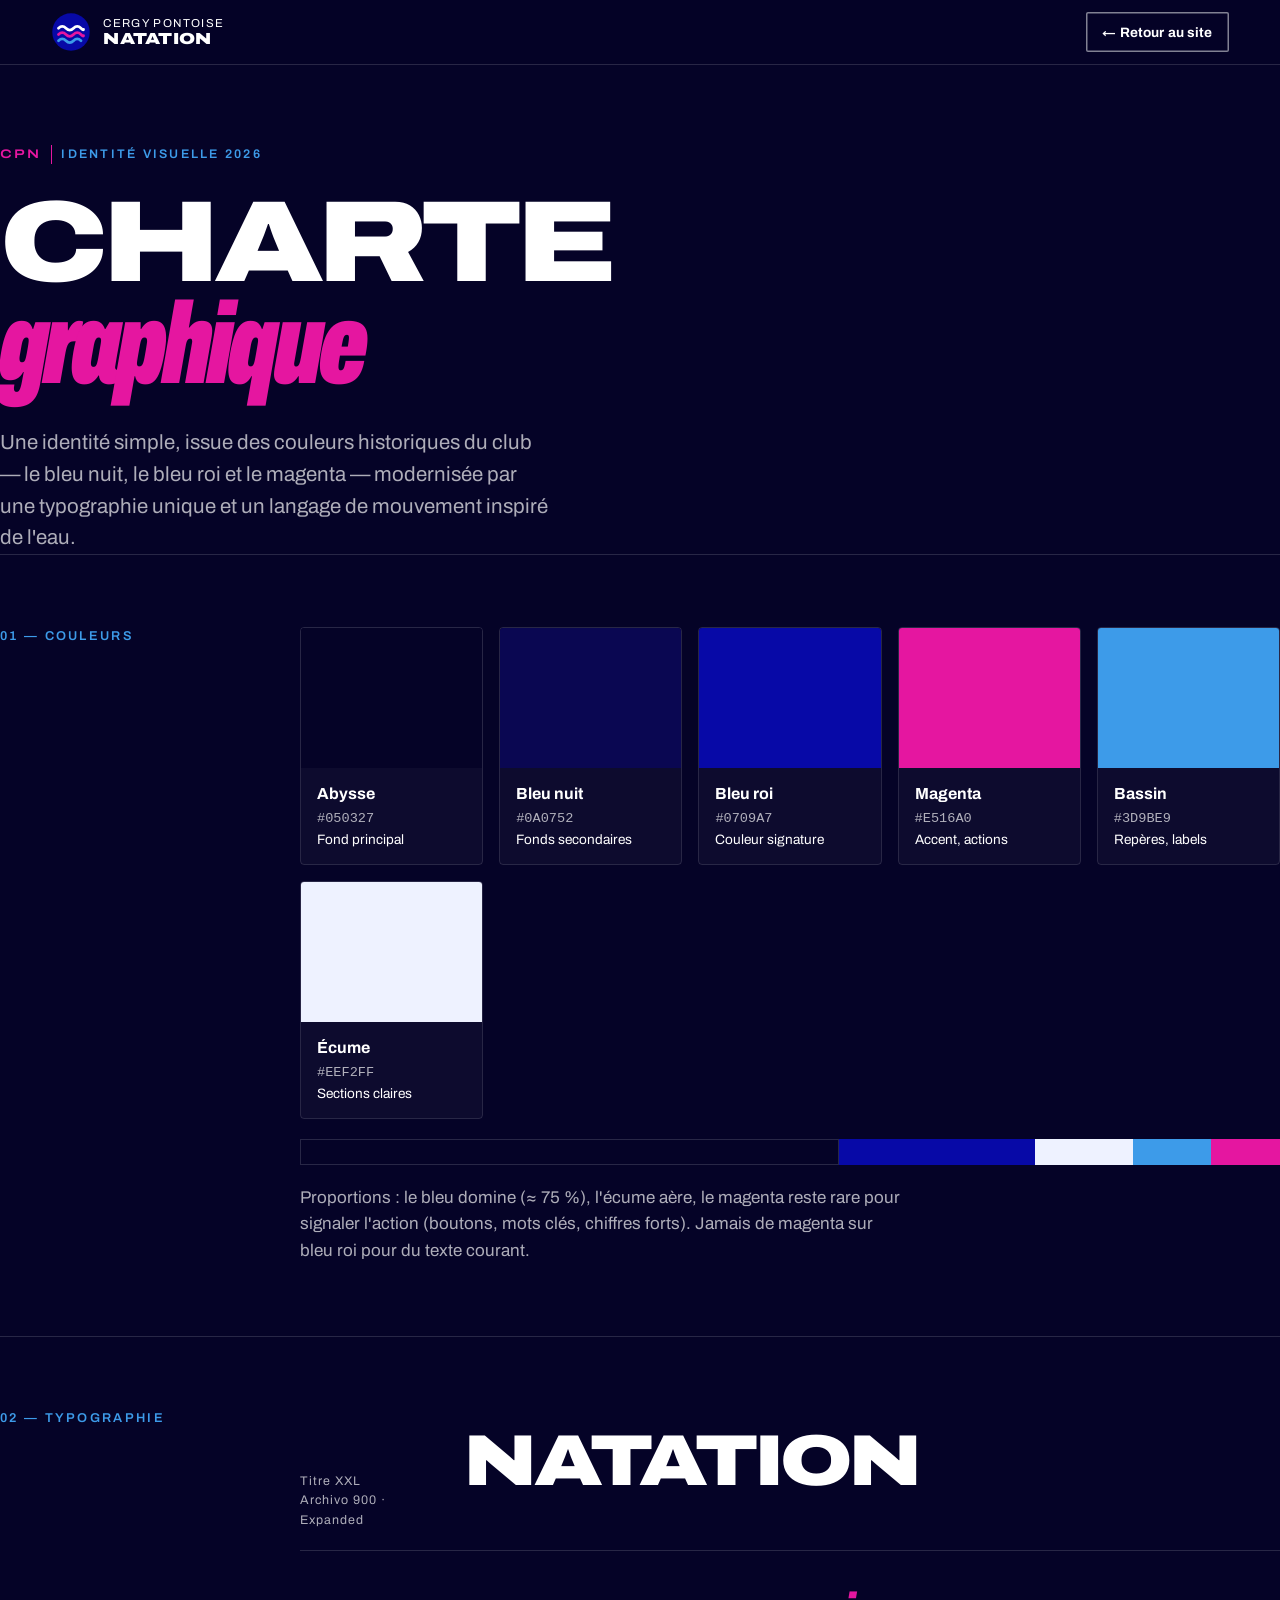
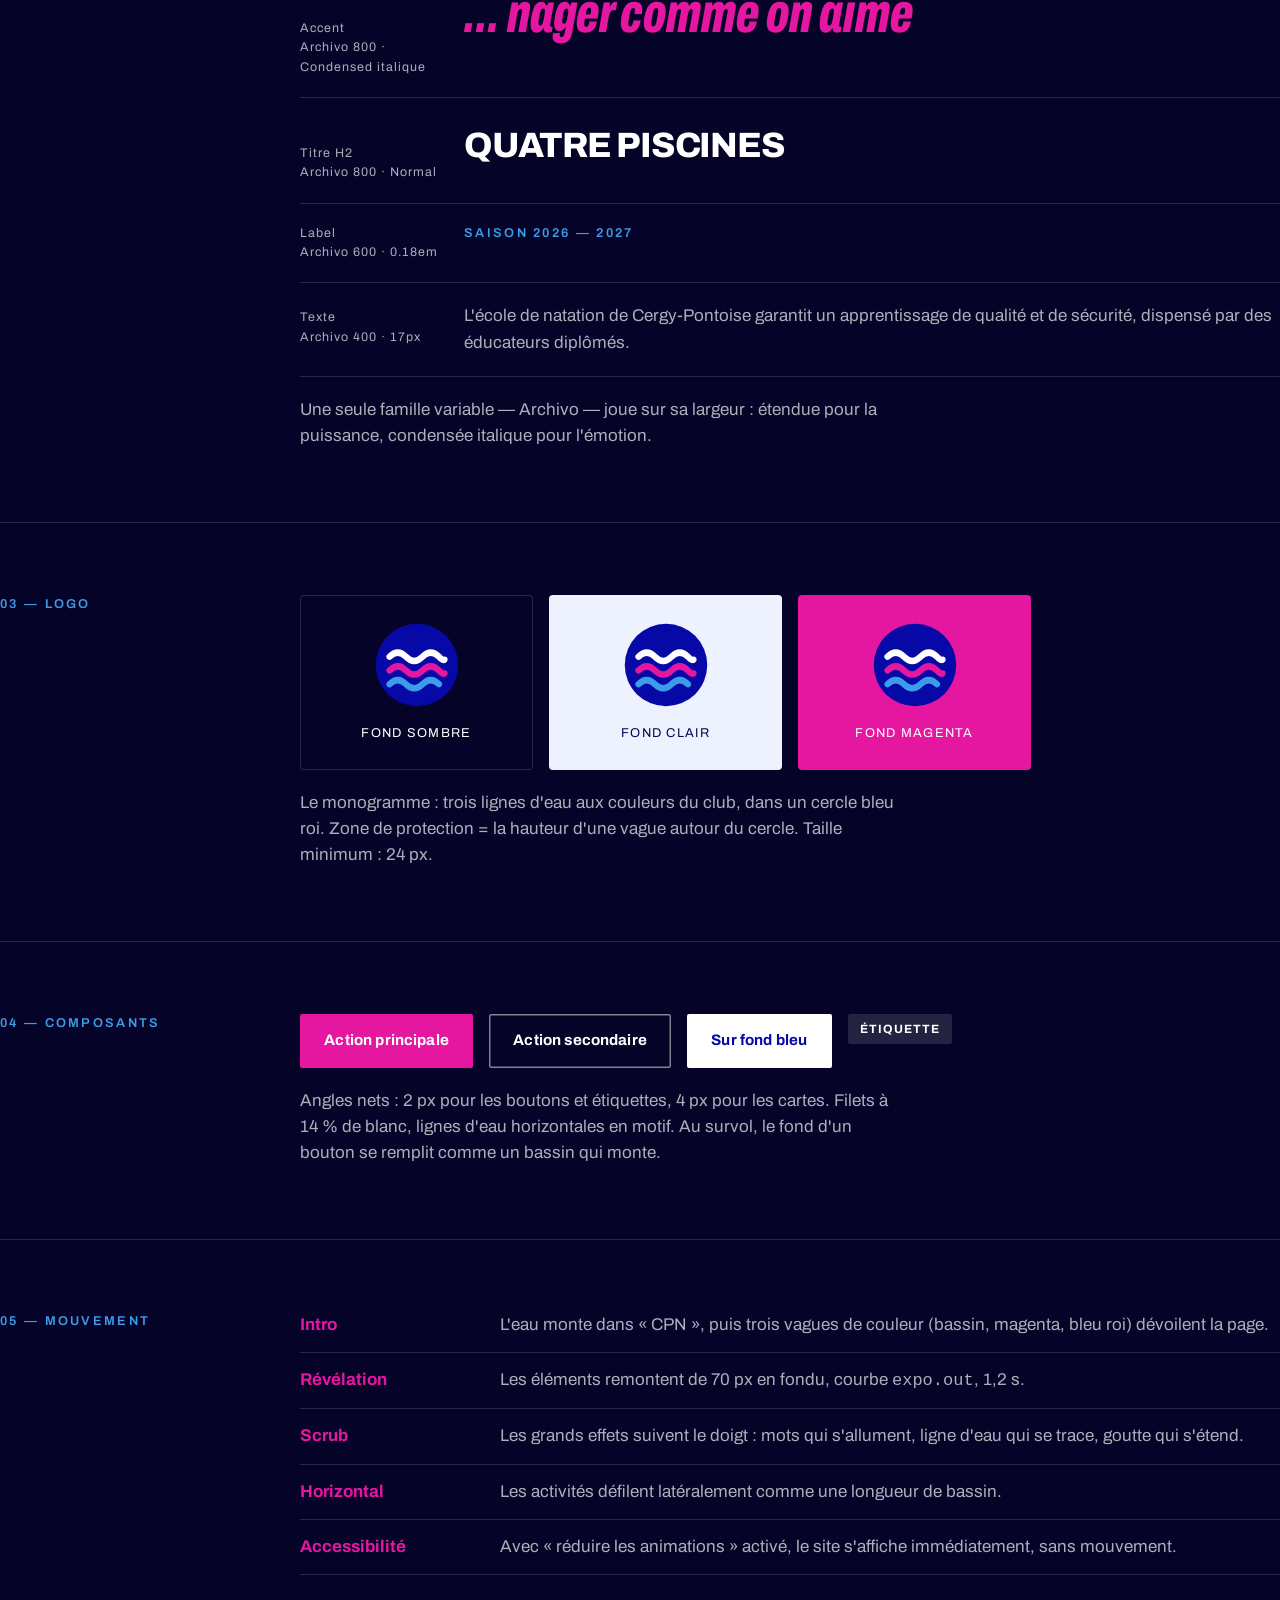
<file: charte.html>
<!doctype html>
<html lang="fr">
<head>
  <meta charset="utf-8">
  <meta name="viewport" content="width=device-width, initial-scale=1">
  <title>Charte graphique — Cergy Pontoise Natation</title>
  <meta name="theme-color" content="#06043A">
  <link rel="icon" href="assets/img/logo.svg" type="image/svg+xml">
  <link rel="preconnect" href="https://fonts.googleapis.com">
  <link rel="preconnect" href="https://fonts.gstatic.com" crossorigin>
  <link href="https://fonts.googleapis.com/css2?family=Archivo:ital,wdth,wght@0,62..125,400..900;1,62..125,400..900&display=swap" rel="stylesheet">
  <link rel="stylesheet" href="assets/css/style.css">
  <style>
    .guide { padding: 140px 0 120px; }
    .guide section { padding: 72px 0; border-top: 1px solid var(--line); display: grid; grid-template-columns: 260px 1fr; gap: 40px; }
    .guide section > h2 { font-size: .8rem; font-weight: 600; letter-spacing: .18em; text-transform: uppercase; color: var(--sky); }
    .guide__title { font-size: clamp(3rem, 9vw, 8rem); font-weight: 900; font-variation-settings: "wdth" 125; line-height: .88; letter-spacing: -.045em; text-transform: uppercase; margin-bottom: 32px; }
    .guide__title em { color: var(--pink); font-variation-settings: "wdth" 62; text-transform: none; }
    .note { color: var(--text-dim); max-width: 60ch; margin-top: 20px; }

    .swatches { display: grid; grid-template-columns: repeat(auto-fill, minmax(170px, 1fr)); gap: 16px; }
    .swatch { border-radius: 4px; overflow: hidden; border: 1px solid var(--line); }
    .swatch__c { height: 140px; }
    .swatch__t { padding: 14px 16px; font-size: .85rem; background: rgba(255,255,255,.03); }
    .swatch__t b { display: block; font-size: 1rem; }
    .swatch__t code { color: var(--text-dim); }
    .ratio { display: flex; height: 26px; overflow: hidden; margin-top: 20px; }

    .type-row { display: grid; grid-template-columns: 140px 1fr; gap: 24px; align-items: baseline; padding: 20px 0; border-bottom: 1px solid var(--line); }
    .type-row small { color: var(--text-dim); font-size: .78rem; letter-spacing: .08em; }

    .logos { display: grid; grid-template-columns: repeat(auto-fill, minmax(220px, 1fr)); gap: 16px; }
    .logo-tile { aspect-ratio: 4/3; border-radius: 4px; display: grid; place-items: center; gap: 12px; padding: 24px; }
    .logo-tile img { width: 88px; }
    .logo-tile span { font-size: .8rem; letter-spacing: .1em; text-transform: uppercase; }

    .components { display: flex; flex-wrap: wrap; gap: 16px; align-items: center; }
    .motion-list { list-style: none; padding: 0; margin: 0; display: grid; gap: 14px; }
    .motion-list li { display: grid; grid-template-columns: 180px 1fr; gap: 20px; padding-bottom: 14px; border-bottom: 1px solid var(--line); }
    .motion-list b { color: var(--pink); }
    .motion-list span { color: var(--text-dim); }

    @media (max-width: 760px) {
      .guide section { grid-template-columns: 1fr; gap: 24px; }
      .type-row, .motion-list li { grid-template-columns: 1fr; gap: 6px; }
    }
  </style>
</head>
<body>
  <header class="header is-scrolled">
    <a class="brand" href="index.html" aria-label="Retour au site">
      <img src="assets/img/logo.svg" alt="" width="40" height="40">
      <span class="brand__text">Cergy Pontoise<br><b>Natation</b></span>
    </a>
    <a class="btn btn--ghost btn--sm" href="index.html">← Retour au site</a>
  </header>

  <main class="guide container">
    <p class="eyebrow"><span class="num">CPN</span>Identité visuelle 2026</p>
    <h1 class="guide__title">Charte<br><em>graphique</em></h1>
    <p class="lead">Une identité simple, issue des couleurs historiques du club — le bleu nuit, le bleu roi et le magenta — modernisée par une typographie unique et un langage de mouvement inspiré de l'eau.</p>

    <section>
      <h2>01 — Couleurs</h2>
      <div>
        <div class="swatches">
          <div class="swatch"><div class="swatch__c" style="background:#050327"></div><div class="swatch__t"><b>Abysse</b><code>#050327</code><br>Fond principal</div></div>
          <div class="swatch"><div class="swatch__c" style="background:#0A0752"></div><div class="swatch__t"><b>Bleu nuit</b><code>#0A0752</code><br>Fonds secondaires</div></div>
          <div class="swatch"><div class="swatch__c" style="background:#0709A7"></div><div class="swatch__t"><b>Bleu roi</b><code>#0709A7</code><br>Couleur signature</div></div>
          <div class="swatch"><div class="swatch__c" style="background:#E516A0"></div><div class="swatch__t"><b>Magenta</b><code>#E516A0</code><br>Accent, actions</div></div>
          <div class="swatch"><div class="swatch__c" style="background:#3D9BE9"></div><div class="swatch__t"><b>Bassin</b><code>#3D9BE9</code><br>Repères, labels</div></div>
          <div class="swatch"><div class="swatch__c" style="background:#EEF2FF"></div><div class="swatch__t"><b>Écume</b><code>#EEF2FF</code><br>Sections claires</div></div>
        </div>
        <div class="ratio" aria-label="Proportions d'usage">
          <span style="flex:55;background:#050327;box-shadow:inset 0 0 0 1px rgba(255,255,255,.14)"></span>
          <span style="flex:20;background:#0709A7"></span>
          <span style="flex:10;background:#EEF2FF"></span>
          <span style="flex:8;background:#3D9BE9"></span>
          <span style="flex:7;background:#E516A0"></span>
        </div>
        <p class="note">Proportions : le bleu domine (≈ 75 %), l'écume aère, le magenta reste rare pour signaler l'action (boutons, mots clés, chiffres forts). Jamais de magenta sur bleu roi pour du texte courant.</p>
      </div>
    </section>

    <section>
      <h2>02 — Typographie</h2>
      <div>
        <div class="type-row"><small>Titre XXL<br>Archivo 900 · Expanded</small><span style="font-size:clamp(2.6rem,6vw,4.5rem);font-weight:900;font-variation-settings:'wdth' 125;letter-spacing:-.045em;line-height:.9;text-transform:uppercase">Natation</span></div>
        <div class="type-row"><small>Accent<br>Archivo 800 · Condensed italique</small><span style="font-size:clamp(2rem,5vw,3.5rem);font-weight:800;font-style:italic;font-variation-settings:'wdth' 62;color:var(--pink)">… nager comme on aime</span></div>
        <div class="type-row"><small>Titre H2<br>Archivo 800 · Normal</small><span style="font-size:2.2rem;font-weight:800;letter-spacing:-.035em;text-transform:uppercase">Quatre piscines</span></div>
        <div class="type-row"><small>Label<br>Archivo 600 · 0.18em</small><span style="font-size:.8rem;font-weight:600;letter-spacing:.18em;text-transform:uppercase;color:var(--sky)">Saison 2026 — 2027</span></div>
        <div class="type-row"><small>Texte<br>Archivo 400 · 17px</small><span style="color:var(--text-dim)">L'école de natation de Cergy-Pontoise garantit un apprentissage de qualité et de sécurité, dispensé par des éducateurs diplômés.</span></div>
        <p class="note">Une seule famille variable — Archivo — joue sur sa largeur : étendue pour la puissance, condensée italique pour l'émotion.</p>
      </div>
    </section>

    <section>
      <h2>03 — Logo</h2>
      <div>
        <div class="logos">
          <div class="logo-tile" style="background:#050327;box-shadow:inset 0 0 0 1px rgba(255,255,255,.14)"><img src="assets/img/logo.svg" alt="Monogramme CPN sur fond sombre"><span>Fond sombre</span></div>
          <div class="logo-tile" style="background:#EEF2FF;color:#0A0752"><img src="assets/img/logo.svg" alt="Monogramme CPN sur fond clair"><span>Fond clair</span></div>
          <div class="logo-tile" style="background:#E516A0"><img src="assets/img/logo.svg" alt="Monogramme CPN sur magenta"><span>Fond magenta</span></div>
        </div>
        <p class="note">Le monogramme : trois lignes d'eau aux couleurs du club, dans un cercle bleu roi. Zone de protection = la hauteur d'une vague autour du cercle. Taille minimum : 24 px.</p>
      </div>
    </section>

    <section>
      <h2>04 — Composants</h2>
      <div>
        <div class="components">
          <a class="btn btn--pink" href="#">Action principale</a>
          <a class="btn btn--ghost" href="#">Action secondaire</a>
          <a class="btn btn--light" href="#">Sur fond bleu</a>
          <span class="tag" style="background:rgba(255,255,255,.12)">Étiquette</span>
        </div>
        <p class="note">Angles nets : 2 px pour les boutons et étiquettes, 4 px pour les cartes. Filets à 14 % de blanc, lignes d'eau horizontales en motif. Au survol, le fond d'un bouton se remplit comme un bassin qui monte.</p>
      </div>
    </section>

    <section>
      <h2>05 — Mouvement</h2>
      <div>
        <ul class="motion-list">
          <li><b>Intro</b><span>L'eau monte dans « CPN », puis trois vagues de couleur (bassin, magenta, bleu roi) dévoilent la page.</span></li>
          <li><b>Révélation</b><span>Les éléments remontent de 70 px en fondu, courbe <code>expo.out</code>, 1,2 s.</span></li>
          <li><b>Scrub</b><span>Les grands effets suivent le doigt : mots qui s'allument, ligne d'eau qui se trace, goutte qui s'étend.</span></li>
          <li><b>Horizontal</b><span>Les activités défilent latéralement comme une longueur de bassin.</span></li>
          <li><b>Accessibilité</b><span>Avec « réduire les animations » activé, le site s'affiche immédiatement, sans mouvement.</span></li>
        </ul>
      </div>
    </section>
  </main>
</body>
</html>
</file>
<file: assets/css/style.css>
/* ==========================================================
   Cergy Pontoise Natation — feuille de styles
   Charte : voir charte.html
   ========================================================== */

:root {
  /* Couleurs de la charte */
  --abyss: #050327;      /* fond profond */
  --navy: #0A0752;       /* bleu nuit CPN */
  --blue: #0709A7;       /* bleu roi CPN */
  --sky: #3D9BE9;        /* bleu bassin */
  --pink: #E516A0;       /* magenta CPN */
  --foam: #EEF2FF;       /* écume, fond clair */
  --white: #FFFFFF;

  --text: var(--white);
  --text-dim: rgba(255, 255, 255, .68);
  --line: rgba(255, 255, 255, .14);

  /* Typographie */
  --font: "Archivo", system-ui, -apple-system, "Segoe UI", sans-serif;
  --fs-hero: clamp(3.4rem, 13vw, 12.5rem);
  --fs-h2: clamp(2.4rem, 6.2vw, 5.6rem);
  --fs-lead: clamp(1.1rem, 1.6vw, 1.35rem);

  /* Rythme */
  --gutter: clamp(16px, 4vw, 56px);
  --radius: 4px;
  --ease: cubic-bezier(.22, 1, .36, 1);
}

*, *::before, *::after { box-sizing: border-box; }
html { -webkit-text-size-adjust: 100%; overflow-x: clip; }
html.lenis, html.lenis body { height: auto; }
.lenis.lenis-smooth { scroll-behavior: auto !important; }

body {
  margin: 0;
  font-family: var(--font);
  font-size: 17px;
  line-height: 1.55;
  color: var(--text);
  background: var(--abyss);
  overflow-x: clip;
  -webkit-font-smoothing: antialiased;
}
body.is-loading { overflow: hidden; }

img { max-width: 100%; display: block; }
a { color: inherit; text-decoration: none; }
h1, h2, h3, p { margin: 0; }
em { font-style: italic; }

.container { width: 100%; max-width: 1320px; margin: 0 auto; padding: 0 var(--gutter); }
.section { position: relative; padding: clamp(96px, 14vw, 180px) 0; }

/* ---------- Éléments communs ---------- */
.eyebrow {
  display: inline-flex; align-items: center; gap: .75em;
  font-size: .78rem; font-weight: 600; letter-spacing: .18em; text-transform: uppercase;
  color: var(--sky);
  margin-bottom: 28px;
}
.eyebrow .num {
  font-variation-settings: "wdth" 125;
  color: var(--pink);
  padding-right: .75em; border-right: 1px solid currentColor;
}
.eyebrow--light { color: rgba(255,255,255,.8); }

.h2 {
  font-size: var(--fs-h2);
  font-weight: 800;
  font-variation-settings: "wdth" 100;
  line-height: .95;
  letter-spacing: -.035em;
  text-transform: uppercase;
  max-width: 14ch;
}
.h2 em, .signup__title em, .footer__claim em {
  font-weight: 800;
  font-variation-settings: "wdth" 62;
  color: var(--pink);
  text-transform: none;
  letter-spacing: -.02em;
}
.lead { font-size: var(--fs-lead); color: var(--text-dim); max-width: 46ch; }

.btn {
  --bg: var(--pink); --fg: var(--white);
  position: relative; overflow: hidden; isolation: isolate;
  display: inline-flex; align-items: center; gap: .6em;
  padding: 1em 1.6em;
  border-radius: 2px;
  font-weight: 700; font-size: .95rem; letter-spacing: .01em;
  background: var(--bg); color: var(--fg);
  transition: color .4s var(--ease), transform .4s var(--ease);
  will-change: transform;
}
.btn::after {
  content: ""; position: absolute; inset: 0; z-index: -1;
  background: var(--white);
  transform: translateY(101%);
  transition: transform .5s var(--ease);
}
.btn:hover::after { transform: translateY(0); }
.btn:hover { color: var(--blue); }
.btn--pink { --bg: var(--pink); }
.btn--ghost { --bg: transparent; box-shadow: inset 0 0 0 1.5px rgba(255,255,255,.5); }
.btn--light { --bg: var(--white); --fg: var(--blue); }
.btn--light::after { background: var(--pink); }
.btn--light:hover { color: var(--white); }
.btn--white { --bg: var(--white); --fg: var(--blue); }
.btn--white::after { background: var(--abyss); }
.btn--white:hover { color: var(--white); }
.btn--sm { padding: .7em 1.2em; font-size: .85rem; }
.btn--xl { padding: 1.25em 2.1em; font-size: clamp(1rem, 1.6vw, 1.2rem); }
.btn:focus-visible, a:focus-visible, button:focus-visible { outline: 2px solid var(--sky); outline-offset: 3px; }

/* ==========================================================
   LOADER
   ========================================================== */
.loader {
  position: fixed; inset: 0; z-index: 100;
  display: grid; place-items: center;
  background: var(--abyss);
}
.loader__word {
  position: relative; z-index: 2;
  font-size: clamp(5rem, 22vw, 16rem);
  font-weight: 900; font-variation-settings: "wdth" 125;
  line-height: 1; letter-spacing: -.04em;
}
.loader__outline { color: transparent; -webkit-text-stroke: 2px rgba(255,255,255,.25); }
.loader__fill {
  position: absolute; inset: 0;
  color: var(--white);
  background: linear-gradient(var(--sky), var(--blue));
  -webkit-background-clip: text; background-clip: text; color: transparent;
  clip-path: inset(100% 0 0 0);
}
.loader__count {
  position: absolute; z-index: 2; bottom: var(--gutter); right: var(--gutter);
  font-size: .85rem; letter-spacing: .2em; color: var(--text-dim);
  font-variant-numeric: tabular-nums;
}
.loader__panel { position: absolute; inset: 0; transform: translateY(100%); }
.loader__panel--1 { background: var(--sky); }
.loader__panel--2 { background: var(--pink); }
.loader__panel--3 { background: var(--blue); }

/* ==========================================================
   HEADER & MENU
   ========================================================== */
.header {
  position: fixed; z-index: 50; top: 0; left: 0; right: 0;
  display: flex; align-items: center; gap: 24px;
  padding: 18px var(--gutter);
  transition: background .4s, padding .4s, transform .5s var(--ease);
}
.header.is-scrolled {
  background: rgba(5, 3, 39, .72);
  backdrop-filter: blur(14px); -webkit-backdrop-filter: blur(14px);
  padding-top: 12px; padding-bottom: 12px;
  border-bottom: 1px solid var(--line);
}
.header.is-hidden { transform: translateY(-100%); }
.brand { display: flex; align-items: center; gap: 12px; margin-right: auto; }
.brand img { width: 40px; height: 40px; transition: transform .8s var(--ease); }
.brand:hover img { transform: rotate(-360deg); }
.brand__text { font-size: .72rem; line-height: 1.1; text-transform: uppercase; letter-spacing: .12em; }
.brand__text b { font-size: 1rem; font-weight: 900; font-variation-settings: "wdth" 125; letter-spacing: .02em; }

.nav { display: flex; gap: 6px; }
.nav a {
  position: relative; padding: 8px 14px; font-size: .9rem; font-weight: 500; border-radius: 2px;
  transition: background .3s;
}
.nav a:hover { background: rgba(255,255,255,.08); }
.nav a.is-active { background: rgba(255,255,255,.12); }

.burger { display: none; width: 44px; height: 44px; border: 0; border-radius: 2px; background: var(--white); cursor: pointer; position: relative; z-index: 60; }
.burger span { position: absolute; left: 13px; right: 13px; height: 2px; background: var(--blue); transition: transform .4s var(--ease), top .4s var(--ease); }
.burger span:first-child { top: 18px; }
.burger span:last-child { top: 25px; }
.menu-open .burger span:first-child { top: 21px; transform: rotate(45deg); }
.menu-open .burger span:last-child { top: 21px; transform: rotate(-45deg); }

.menu {
  position: fixed; inset: 0; z-index: 45;
  display: flex; flex-direction: column; justify-content: center; gap: 40px;
  padding: 96px var(--gutter) var(--gutter);
  background: var(--blue);
  clip-path: circle(0% at calc(100% - 40px) 40px);
  transition: clip-path .8s var(--ease);
  visibility: hidden;
}
.menu-open .menu { clip-path: circle(150% at calc(100% - 40px) 40px); visibility: visible; }
.menu__nav { display: flex; flex-direction: column; }
.menu__nav a {
  display: flex; align-items: baseline; gap: 14px;
  font-size: clamp(2.2rem, 10vw, 4rem); font-weight: 800; text-transform: uppercase; letter-spacing: -.03em; line-height: 1.15;
}
.menu__nav small { font-size: .8rem; color: var(--pink); letter-spacing: .1em; }
.menu .btn { align-self: flex-start; }

/* ==========================================================
   HERO
   ========================================================== */
.hero {
  position: relative; min-height: 100svh;
  display: flex; align-items: flex-end;
  padding: 140px 0 clamp(120px, 16vw, 200px);
  overflow: hidden;
}
.hero__media { position: absolute; inset: 0; overflow: hidden; }
.hero__img {
  width: 100%; height: 100%; object-fit: cover; object-position: 60% 30%;
  transform-origin: 60% 40%;
}
.hero__shade {
  position: absolute; inset: 0;
  background:
    linear-gradient(90deg, rgba(5,3,39,.92) 0%, rgba(5,3,39,.55) 45%, rgba(5,3,39,.1) 100%),
    linear-gradient(0deg, var(--abyss) 0%, rgba(5,3,39,0) 45%);
}
.hero__content { position: relative; z-index: 2; width: 100%; max-width: 1320px; margin: 0 auto; padding: 0 var(--gutter); }
.hero__title {
  font-size: var(--fs-hero);
  font-weight: 900; font-variation-settings: "wdth" 125;
  line-height: .86; letter-spacing: -.045em; text-transform: uppercase;
  margin-bottom: 28px;
}
.hero__title .line { display: block; overflow: hidden; padding-bottom: .04em; }
.hero__title .word { display: inline-block; }
.hero__title .line--pink { color: var(--pink); }
.hero__tagline {
  font-size: clamp(1.4rem, 3vw, 2.4rem);
  font-style: italic; font-weight: 700; font-variation-settings: "wdth" 70;
  color: var(--white);
  margin-bottom: 36px;
}
.hero__actions { display: flex; flex-wrap: wrap; gap: 12px; }

.hero__scroll {
  position: absolute; z-index: 3; right: var(--gutter); bottom: clamp(120px, 14vw, 180px);
  display: flex; flex-direction: column; align-items: center; gap: 12px;
  font-size: .7rem; letter-spacing: .25em; text-transform: uppercase; color: var(--text-dim);
  writing-mode: vertical-rl;
}
.hero__scroll i { position: relative; width: 1px; height: 70px; background: var(--line); overflow: hidden; }
.hero__scroll i::after { content: ""; position: absolute; left: 0; top: -40%; width: 100%; height: 40%; background: var(--pink); animation: drip 1.8s var(--ease) infinite; }
@keyframes drip { to { top: 100%; } }

.waves { position: absolute; z-index: 1; left: 0; bottom: -2px; width: 200%; height: clamp(80px, 12vw, 180px); }
.wave { animation: swell 9s linear infinite; }
.wave--1 { fill: var(--blue); opacity: .45; animation-duration: 14s; }
.wave--2 { fill: var(--sky); opacity: .25; animation-duration: 10s; animation-direction: reverse; }
.wave--3 { fill: var(--abyss); }
@keyframes swell { to { transform: translateX(-50%); } }

/* ==========================================================
   MARQUEE
   ========================================================== */
.marquee {
  position: relative; z-index: 2;
  background: var(--pink); color: var(--white);
  padding: 18px 0; overflow: hidden;
  transform: rotate(-2deg) scale(1.04);
  margin: -10px 0 0;
}
.marquee__track { display: flex; width: max-content; animation: marquee 32s linear infinite; }
.marquee span, .marquee i {
  font-size: clamp(1.3rem, 3vw, 2.2rem); font-weight: 800; font-variation-settings: "wdth" 125;
  text-transform: uppercase; letter-spacing: -.02em; white-space: nowrap; padding: 0 .55em;
}
.marquee i { font-style: normal; color: var(--navy); font-size: 1rem; align-self: center; }
@keyframes marquee { to { transform: translateX(-50%); } }

/* ==========================================================
   CLUB
   ========================================================== */
.club { overflow: hidden; }
.manifesto {
  font-size: clamp(1.8rem, 4.4vw, 3.9rem);
  font-weight: 700; line-height: 1.12; letter-spacing: -.025em;
  max-width: 22ch;
}
.manifesto .w { opacity: .14; transition: none; }
.stats {
  display: grid; grid-template-columns: repeat(4, minmax(0, 1fr)); gap: 1px;
  margin-top: clamp(64px, 10vw, 140px);
  background: var(--line); border: 1px solid var(--line); border-radius: var(--radius); overflow: hidden;
}
.stat { background: var(--abyss); padding: clamp(24px, 3vw, 44px); display: flex; flex-direction: column; gap: 8px; container-type: inline-size; }
.stat strong {
  font-size: min(5.5rem, 32cqi); line-height: 1; font-weight: 900; font-variation-settings: "wdth" 112;
  letter-spacing: -.04em; color: var(--sky);
  font-variant-numeric: tabular-nums;
}
.stat:nth-child(2) strong { color: var(--pink); }
.stat:nth-child(3) strong { color: var(--white); }
.stat > span { color: var(--text-dim); font-size: .95rem; }

.bubbles { position: absolute; inset: 0; pointer-events: none; z-index: -1; }
.bubble {
  position: absolute; bottom: -40px; border-radius: 50%;
  border: 1px solid rgba(61,155,233,.45);
  background: radial-gradient(circle at 30% 30%, rgba(255,255,255,.25), rgba(61,155,233,.05));
}

/* ==========================================================
   ACTUALITÉS
   ========================================================== */
.news { padding-top: 0; }
.news__head { display: flex; flex-wrap: wrap; align-items: flex-end; justify-content: space-between; gap: 24px; margin-bottom: clamp(40px, 6vw, 72px); }
.news__grid { display: grid; grid-template-columns: 1fr 1.25fr; gap: clamp(24px, 4vw, 56px); align-items: start; }
.news__cat { display: inline-block; font-size: .72rem; font-weight: 700; letter-spacing: .16em; text-transform: uppercase; color: var(--pink); margin-bottom: 10px; }
.news__feature {
  position: relative; display: flex; flex-direction: column; min-height: 100%;
  padding: clamp(28px, 3vw, 44px); background: var(--blue); border-radius: var(--radius); overflow: hidden;
  container-type: inline-size;
}
.news__feature::after {
  content: ""; position: absolute; inset: auto 0 0 0; height: 6px; background: var(--pink);
  transform: scaleX(0); transform-origin: left; transition: transform .6s var(--ease);
}
.news__feature:hover::after { transform: scaleX(1); }
.news__feature .news__cat { color: var(--white); opacity: .7; }
.news__date { display: flex; flex-direction: column; font-size: .9rem; font-weight: 600; text-transform: uppercase; letter-spacing: .1em; margin: 12px 0 auto; padding-bottom: 48px; }
.news__date b { white-space: nowrap; font-size: min(7rem, 30cqi); line-height: .85; font-weight: 900; font-variation-settings: "wdth" 125; letter-spacing: -.05em; }
.news__feature h3 { font-size: clamp(1.6rem, 2.6vw, 2.4rem); font-weight: 800; text-transform: uppercase; letter-spacing: -.03em; line-height: 1; margin-bottom: 14px; }
.news__feature p { color: rgba(255,255,255,.82); margin-bottom: 24px; }
.news__more { font-weight: 700; }
.news__list { list-style: none; margin: 0; padding: 0; border-top: 1px solid var(--line); }
.news__list li { border-bottom: 1px solid var(--line); }
.news__list a { display: grid; grid-template-columns: 110px 1fr auto; gap: 20px; align-items: start; padding: 26px 0; transition: padding .5s var(--ease), background .4s; }
.news__list a:hover { padding-left: 14px; padding-right: 14px; background: rgba(255,255,255,.04); }
.news__list time { font-size: .85rem; font-weight: 600; color: var(--sky); font-variant-numeric: tabular-nums; padding-top: 3px; }
.news__list h3 { font-size: clamp(1.15rem, 1.7vw, 1.45rem); font-weight: 800; line-height: 1.15; letter-spacing: -.015em; margin-bottom: 6px; }
.news__list p { color: var(--text-dim); font-size: .95rem; }
.news__arrow { font-size: 1.4rem; transition: transform .5s var(--ease), color .3s; }
.news__list a:hover .news__arrow { transform: translateX(6px); color: var(--pink); }

/* ==========================================================
   ACTIVITÉS — scroll horizontal
   ========================================================== */
.activities { position: relative; background: var(--navy); }
.activities__pin { min-height: 100svh; display: flex; flex-direction: column; justify-content: center; gap: clamp(32px, 5vh, 56px); padding: 110px 0 60px; overflow: hidden; }
.activities__head { display: flex; flex-wrap: wrap; align-items: flex-end; justify-content: space-between; gap: 20px 40px; }
.activities__head .eyebrow { width: 100%; margin-bottom: 0; }
.activities__progress { flex: 0 0 min(280px, 100%); height: 2px; background: var(--line); overflow: hidden; margin-bottom: 14px; }
.activities__progress i { display: block; height: 100%; width: 100%; background: var(--pink); transform-origin: left; transform: scaleX(0); }
.activities__track {
  display: flex; gap: clamp(16px, 2vw, 28px);
  padding: 0 var(--gutter);
  width: max-content;
}
.card {
  --c: var(--blue);
  position: relative;
  flex: 0 0 auto; width: clamp(280px, 30vw, 420px); min-height: clamp(380px, 52vh, 500px);
  display: flex; flex-direction: column;
  padding: clamp(24px, 2.4vw, 36px);
  border-radius: var(--radius);
  background: var(--c);
  overflow: hidden;
  transition: transform .6s var(--ease);
}
/* lignes d'eau en fond de carte */
.card::before {
  content: ""; position: absolute; left: 0; right: 0; top: 0; height: 45%;
  background: repeating-linear-gradient(180deg, rgba(255,255,255,.1) 0 1px, transparent 1px 28px);
  transform-origin: top; transition: transform .8s var(--ease);
}
.card:hover { transform: translateY(-8px); }
.card:hover::before { transform: scaleY(1.3); }
.card--blue { --c: var(--blue); }
.card--sky { --c: var(--sky); }
.card--pink { --c: var(--pink); }
.card--navy { --c: var(--abyss); box-shadow: inset 0 0 0 1px var(--line); }
.card__n { font-size: .8rem; font-weight: 700; letter-spacing: .15em; opacity: .7; }
.card__icon { width: 64px; height: 64px; margin: auto 0 28px; }
.card__icon svg { width: 100%; height: 100%; fill: none; stroke: currentColor; stroke-width: 2.5; stroke-linecap: round; stroke-linejoin: round; }
.card h3 { font-size: clamp(1.5rem, 2.2vw, 2rem); font-weight: 800; line-height: 1.05; letter-spacing: -.02em; text-transform: uppercase; margin-bottom: 14px; }
.card p { font-size: .98rem; color: rgba(255,255,255,.86); margin-bottom: 22px; }
.tag { align-self: flex-start; font-size: .75rem; font-weight: 700; letter-spacing: .08em; text-transform: uppercase; padding: .5em 1em; border-radius: 2px; background: rgba(255,255,255,.18); }

/* ==========================================================
   PARCOURS
   ========================================================== */
.journey { background: var(--foam); color: var(--navy); }
.journey .eyebrow { color: var(--blue); }
.journey .h2 { color: var(--navy); }
.journey__lane { position: relative; margin-top: clamp(56px, 8vw, 110px); padding-left: clamp(48px, 8vw, 120px); display: grid; gap: clamp(64px, 10vw, 140px); }
.journey__line { position: absolute; left: clamp(14px, 4vw, 50px); top: 0; height: 100%; width: 20px; overflow: visible; }
.journey__track { stroke: rgba(10,7,82,.12); stroke-width: 4; stroke-dasharray: 14 10; vector-effect: non-scaling-stroke; }
.journey__draw { stroke: var(--pink); stroke-width: 4; vector-effect: non-scaling-stroke; stroke-dasharray: 1000; stroke-dashoffset: 1000; }
.step { position: relative; display: grid; grid-template-columns: auto 1fr; gap: clamp(20px, 4vw, 64px); align-items: start; }
.step__dot {
  position: absolute; left: calc(-1 * clamp(48px, 8vw, 120px) + clamp(14px, 4vw, 50px) - 3px); top: .6em;
  width: 26px; height: 26px; border-radius: 50%; background: var(--foam); border: 4px solid var(--blue);
}
.step__n {
  font-size: clamp(4rem, 12vw, 10rem); font-weight: 900; font-variation-settings: "wdth" 125; line-height: .8;
  letter-spacing: -.05em; color: transparent; -webkit-text-stroke: 2px var(--blue);
}
.step h3 { font-size: clamp(1.6rem, 3.4vw, 3rem); font-weight: 800; text-transform: uppercase; letter-spacing: -.03em; line-height: 1; margin: .3em 0 .5em; color: var(--blue); }
.step p { font-size: var(--fs-lead); color: rgba(10,7,82,.72); max-width: 42ch; }

/* ==========================================================
   MEETING
   ========================================================== */
.meeting { position: relative; background: var(--blue); padding: clamp(80px, 10vw, 140px) 0; overflow: hidden; }
.meeting__big { margin-bottom: clamp(48px, 6vw, 90px); }
.meeting__row { display: flex; width: max-content; will-change: transform; }
.meeting__row span {
  font-size: clamp(4rem, 13vw, 12rem); font-weight: 900; font-variation-settings: "wdth" 125;
  line-height: .9; letter-spacing: -.04em; text-transform: uppercase; white-space: nowrap;
  color: transparent; -webkit-text-stroke: 2px rgba(255,255,255,.5);
}
.meeting__inner { display: grid; grid-template-columns: 1fr 1fr; gap: clamp(40px, 6vw, 100px); align-items: end; }
.meeting__date .eyebrow { color: var(--white); }
.meeting__date .eyebrow .num { color: var(--pink); }
.date { display: flex; flex-wrap: wrap; align-items: flex-end; gap: 12px 20px; }
.date__d { font-size: clamp(5rem, 14vw, 11rem); font-weight: 900; font-variation-settings: "wdth" 125; line-height: .8; letter-spacing: -.05em; }
.date__d small { font-size: .4em; color: var(--pink); margin: 0 .05em; vertical-align: .6em; }
.date__m { font-size: clamp(1.2rem, 2.2vw, 1.8rem); font-weight: 800; text-transform: uppercase; line-height: 1; padding-bottom: .3em; }
.meeting .lead { color: rgba(255,255,255,.85); }
.prizes { list-style: none; margin: 32px 0 36px; padding: 0; border-top: 1px solid rgba(255,255,255,.25); }
.prizes li { display: flex; align-items: baseline; gap: 20px; padding: 16px 0; border-bottom: 1px solid rgba(255,255,255,.25); }
.prizes b { min-width: 6.5ch; font-size: 1.5rem; font-weight: 900; font-variation-settings: "wdth" 115; color: var(--white); }
.prizes span { color: rgba(255,255,255,.8); }

/* ==========================================================
   PISCINES
   ========================================================== */
.pools { overflow-x: clip; }
.pools__list { list-style: none; padding: 0; margin: clamp(48px, 6vw, 80px) 0 40px; border-top: 1px solid var(--line); }
.pool {
  position: relative; display: grid; grid-template-columns: 1fr 2fr auto; align-items: center; gap: 20px;
  padding: clamp(20px, 3vw, 36px) 0; border-bottom: 1px solid var(--line);
  overflow: hidden; cursor: default;
}
.pool::before {
  content: ""; position: absolute; inset: 0; z-index: -1; background: var(--pink);
  transform: scaleY(0); transform-origin: bottom; transition: transform .5s var(--ease);
}
.pool:hover::before { transform: scaleY(1); }
.pool__city { font-size: .8rem; font-weight: 600; letter-spacing: .18em; text-transform: uppercase; color: var(--text-dim); transition: color .4s, transform .5s var(--ease); }
.pool__name { font-size: clamp(2rem, 5.4vw, 4.6rem); font-weight: 800; letter-spacing: -.035em; text-transform: uppercase; line-height: 1; transition: transform .5s var(--ease); }
.pool__arrow { font-size: 2rem; transition: transform .5s var(--ease); }
.pool:hover .pool__city { color: var(--white); transform: translateX(16px); }
.pool:hover .pool__name { transform: translateX(16px); }
.pool:hover .pool__arrow { transform: rotate(45deg); }
.link-arrow { font-weight: 700; color: var(--sky); border-bottom: 1px solid currentColor; padding-bottom: 2px; }
.link-arrow:hover { color: var(--pink); }

/* ==========================================================
   ADHÉSION
   ========================================================== */
.membership { background: var(--foam); color: var(--navy); }
.membership .eyebrow { color: var(--blue); }
.membership .h2 { color: var(--navy); }
.membership .lead { color: rgba(10,7,82,.72); }
.membership__head { display: grid; grid-template-columns: 1.2fr 1fr; gap: 32px clamp(32px, 6vw, 100px); align-items: end; }
.steps {
  list-style: none; padding: 0; margin: clamp(48px, 7vw, 96px) 0;
  display: grid; grid-template-columns: repeat(4, minmax(0, 1fr));
  border-top: 2px solid var(--navy);
}
.steps li { padding: 24px 24px 8px 0; border-right: 1px solid rgba(10,7,82,.14); }
.steps li + li { padding-left: 24px; }
.steps li:last-child { border-right: 0; }
.steps span { display: block; font-size: 3rem; font-weight: 900; font-variation-settings: "wdth" 125; line-height: 1; color: var(--pink); margin-bottom: 18px; letter-spacing: -.04em; }
.steps h3 { font-size: 1.25rem; font-weight: 800; text-transform: uppercase; letter-spacing: -.01em; margin-bottom: 8px; color: var(--blue); }
.steps p { color: rgba(10,7,82,.72); font-size: .95rem; }

.groups { display: grid; grid-template-columns: 300px 1fr; gap: clamp(24px, 4vw, 64px); padding: clamp(28px, 4vw, 56px); background: var(--white); border-radius: var(--radius); box-shadow: 0 1px 0 rgba(10,7,82,.08); }
.groups__title { font-size: clamp(1.6rem, 2.6vw, 2.2rem); font-weight: 900; font-variation-settings: "wdth" 115; text-transform: uppercase; letter-spacing: -.03em; line-height: 1; margin-bottom: 24px; color: var(--navy); }
.groups__tabs { display: flex; flex-direction: column; border-top: 1px solid rgba(10,7,82,.14); }
.groups__tabs button {
  position: relative; text-align: left; font: inherit; font-weight: 700; font-size: 1rem; color: rgba(10,7,82,.55);
  background: none; border: 0; border-bottom: 1px solid rgba(10,7,82,.14); padding: 14px 0 14px 18px; cursor: pointer;
  transition: color .3s, padding .4s var(--ease);
}
.groups__tabs button::before { content: ""; position: absolute; left: 0; top: 50%; width: 8px; height: 8px; margin-top: -4px; background: var(--pink); transform: scale(0); transition: transform .4s var(--ease); }
.groups__tabs button:hover { color: var(--navy); }
.groups__tabs button[aria-selected="true"] { color: var(--blue); padding-left: 24px; }
.groups__tabs button[aria-selected="true"]::before { transform: scale(1); }
.groups__panel ul { list-style: none; margin: 0; padding: 0; display: grid; grid-template-columns: repeat(2, minmax(0, 1fr)); gap: 0 32px; }
.groups__panel li { display: grid; grid-template-columns: 110px 1fr; gap: 4px 16px; padding: 14px 0; border-bottom: 1px solid rgba(10,7,82,.1); color: var(--navy); font-weight: 500; }
.groups__panel b { grid-row: span 2; font-weight: 800; color: var(--blue); font-variant-numeric: tabular-nums; letter-spacing: .02em; }
.groups__panel li span { grid-column: 2; font-size: .78rem; font-weight: 600; letter-spacing: .12em; text-transform: uppercase; color: var(--pink); }

.membership__info { display: grid; grid-template-columns: 1fr 1fr; gap: clamp(24px, 4vw, 56px); margin: clamp(40px, 6vw, 72px) 0; }
.membership__info h3 { font-size: .8rem; font-weight: 700; letter-spacing: .16em; text-transform: uppercase; color: var(--blue); margin-bottom: 16px; }
.fees ul, .rules ul { list-style: none; padding: 0; margin: 0 0 16px; border-top: 2px solid var(--navy); }
.fees li { display: flex; justify-content: space-between; align-items: baseline; gap: 16px; padding: 16px 0; border-bottom: 1px solid rgba(10,7,82,.14); }
.fees b { font-size: clamp(1.4rem, 2.4vw, 2rem); font-weight: 900; font-variation-settings: "wdth" 115; letter-spacing: -.03em; color: var(--navy); }
.fees span, .fees p { color: rgba(10,7,82,.65); font-size: .95rem; }
.rules li { padding: 12px 0 12px 22px; border-bottom: 1px solid rgba(10,7,82,.14); position: relative; color: rgba(10,7,82,.8); font-size: .95rem; }
.rules li::before { content: ""; position: absolute; left: 0; top: 1.15em; width: 10px; height: 2px; background: var(--pink); }
.rules b { color: var(--navy); }
.membership__cta { display: flex; flex-wrap: wrap; align-items: center; gap: 20px 32px; }
.membership .link-arrow { color: var(--blue); }
.membership .link-arrow:hover { color: var(--pink); }
.membership .btn:hover { color: var(--white); }
.membership .btn::after { background: var(--navy); }

/* ==========================================================
   INSCRIPTIONS
   ========================================================== */
.signup { position: relative; padding: clamp(120px, 16vw, 220px) 0; overflow: hidden; text-align: center; }
.signup__circle {
  position: absolute; left: 50%; top: 50%; width: 160vmax; aspect-ratio: 1;
  border-radius: 50%;
  background: radial-gradient(circle at 50% 50%, var(--pink) 0%, var(--blue) 55%);
  transform: translate(-50%, -50%) scale(.05);
}
.signup__inner { position: relative; z-index: 1; display: flex; flex-direction: column; align-items: center; }
.signup__title {
  font-size: clamp(3rem, 9vw, 8.5rem); font-weight: 900; font-variation-settings: "wdth" 125;
  line-height: .9; letter-spacing: -.045em; text-transform: uppercase; margin-bottom: 32px;
}
.signup__title em { color: var(--white); font-variation-settings: "wdth" 62; }
.signup__text { font-size: var(--fs-lead); max-width: 52ch; margin-bottom: 44px; color: rgba(255,255,255,.88); }

/* ==========================================================
   BÉNÉVOLAT
   ========================================================== */
.volunteer__inner { display: grid; grid-template-columns: 1.2fr 1fr; gap: clamp(32px, 6vw, 100px); align-items: end; }
.volunteer .lead { margin-bottom: 32px; }

/* ==========================================================
   PARTENAIRES
   ========================================================== */
.partners { padding: 0 0 clamp(80px, 10vw, 140px); overflow: hidden; }
.partners__track { display: flex; width: max-content; animation: marquee 40s linear infinite; }
.partners:hover .partners__track { animation-play-state: paused; }
.partners__row { display: flex; align-items: center; gap: 20px; padding-right: 20px; }
.partners__row img, .partners__sg {
  height: 96px; width: auto; padding: 14px 22px; border-radius: 2px; background: var(--white); object-fit: contain;
  filter: grayscale(1); opacity: .8; transition: filter .4s, opacity .4s;
}
.partners__row img:hover, .partners__sg:hover { filter: none; opacity: 1; }
.partners__row .logo-invert { background: var(--blue); }
.partners__sg { display: grid; place-items: center; color: #E60028; font-weight: 800; letter-spacing: .02em; white-space: nowrap; }

/* ==========================================================
   FOOTER
   ========================================================== */
.footer { position: relative; background: var(--navy); padding-top: clamp(80px, 10vw, 140px); overflow: hidden; }
.footer__top { display: grid; grid-template-columns: 1fr 1.3fr; gap: 48px; padding-bottom: 64px; border-bottom: 1px solid var(--line); }
.footer__claim { font-size: clamp(2.6rem, 6vw, 5.4rem); font-weight: 900; line-height: .92; letter-spacing: -.04em; text-transform: uppercase; }
.footer__cols { display: grid; grid-template-columns: repeat(3, 1fr); gap: 32px; }
.footer h3 { font-size: .75rem; letter-spacing: .18em; text-transform: uppercase; color: var(--sky); margin-bottom: 14px; font-weight: 600; }
.footer p { color: var(--text-dim); line-height: 1.8; }
.footer p a:hover { color: var(--pink); }
.footer__bottom { display: flex; justify-content: space-between; gap: 20px; padding: 28px 0; font-size: .85rem; color: var(--text-dim); }
.to-top:hover { color: var(--white); }
.footer__mega {
  font-size: 38vw; font-weight: 900; font-variation-settings: "wdth" 125;
  line-height: .72; letter-spacing: -.06em; text-align: center;
  color: transparent; -webkit-text-stroke: 1px rgba(255,255,255,.12);
  background: linear-gradient(0deg, rgba(7,9,167,.6), rgba(7,9,167,0) 70%);
  -webkit-background-clip: text; background-clip: text;
  margin-bottom: -.06em; user-select: none;
}

/* ==========================================================
   RESPONSIVE
   ========================================================== */
@media (max-width: 960px) {
  .nav, .header__cta { display: none; }
  .burger { display: block; }
  .stats { grid-template-columns: repeat(2, minmax(0, 1fr)); }
  .meeting__inner, .volunteer__inner, .footer__top, .news__grid, .membership__head, .groups, .membership__info { grid-template-columns: minmax(0, 1fr); }
  .steps { grid-template-columns: repeat(2, minmax(0, 1fr)); }
  .steps li:nth-child(2) { border-right: 0; }
  .steps li:nth-child(3) { padding-left: 0; }
  .hero__scroll { display: none; }
}
@media (max-width: 640px) {
  body { font-size: 16px; }
  .footer__cols { grid-template-columns: 1fr 1fr; }
  .pool { grid-template-columns: 1fr auto; }
  .steps { grid-template-columns: 1fr; }
  .steps li, .steps li + li { padding: 20px 0; border-right: 0; border-bottom: 1px solid rgba(10,7,82,.14); }
  .groups__panel ul { grid-template-columns: 1fr; }
  .groups__tabs { flex-direction: row; overflow-x: auto; border-top: 0; gap: 8px; scrollbar-width: none; }
  .groups__tabs button { white-space: nowrap; border: 1px solid rgba(10,7,82,.2); padding: 10px 14px; }
  .groups__tabs button[aria-selected="true"] { padding-left: 14px; background: var(--blue); color: var(--white); border-color: var(--blue); }
  .groups__tabs button::before { display: none; }
  .news__list a { grid-template-columns: 1fr auto; }
  .news__list time { grid-column: 1 / -1; }
  .pool__city { grid-column: 1 / -1; }
  .pool__name { grid-row: 2; }
  .step { grid-template-columns: 1fr; gap: 8px; }
  .footer__bottom { flex-direction: column; }
  .partners__row img, .partners__sg { height: 72px; }
}

/* Sans JS ou mouvement réduit : tout reste lisible */
@media (prefers-reduced-motion: reduce) {
  *, *::before, *::after { animation: none !important; transition: none !important; }
  .manifesto .w { opacity: 1; }
}
.no-motion .loader { display: none; }
.no-motion .manifesto .w { opacity: 1; }
.no-motion .journey__draw { stroke-dashoffset: 0; }
.no-motion .signup__circle { transform: translate(-50%, -50%) scale(1); }
.no-motion .activities__track { width: auto; flex-wrap: wrap; }
.no-motion .activities__progress { display: none; }
</file>
